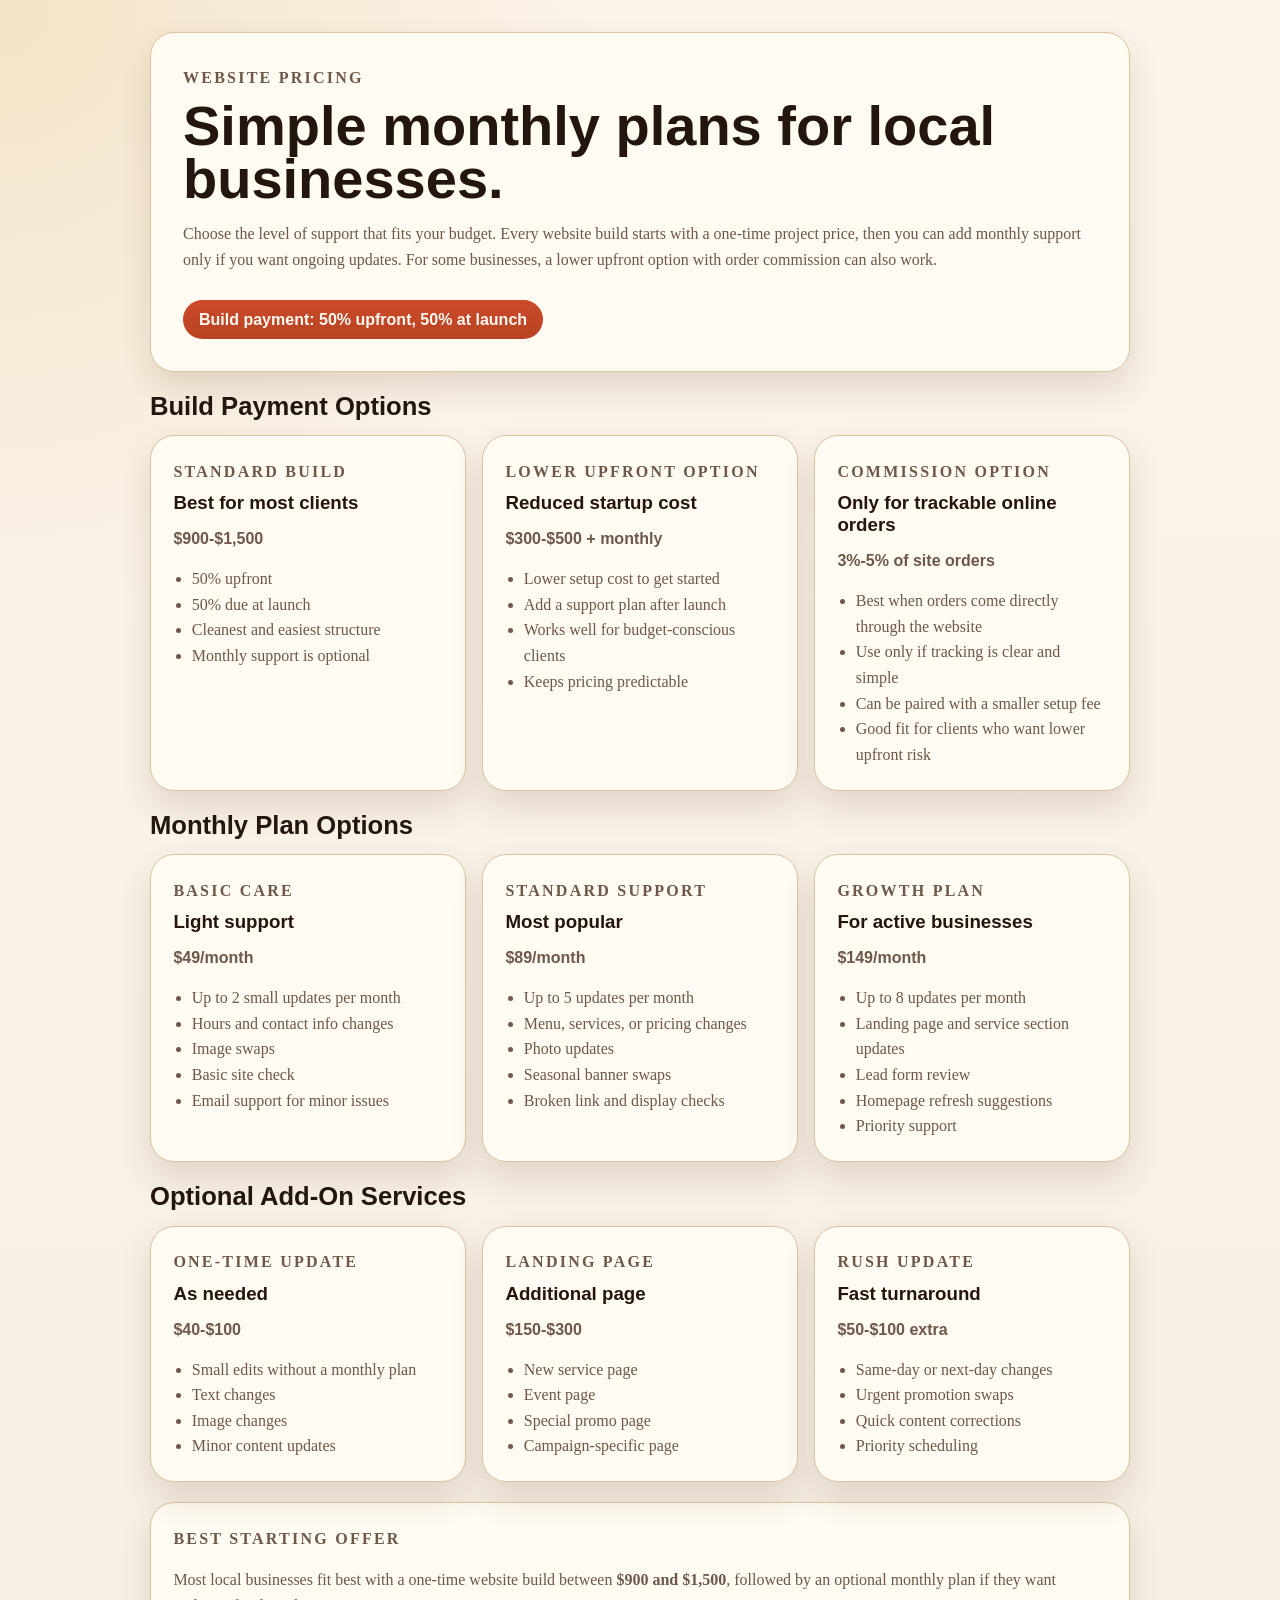
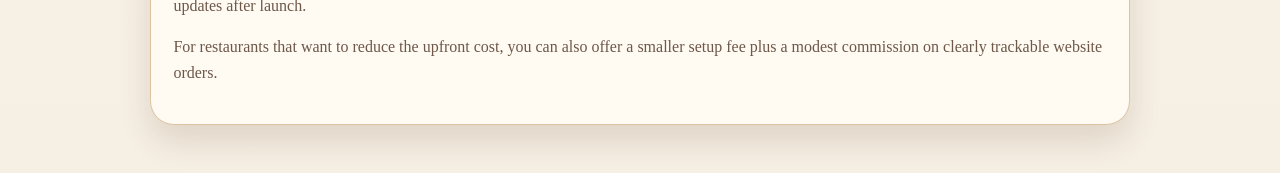
<file: pricing-options-summary.html>
<!DOCTYPE html>
<html lang="en">
  <head>
    <meta charset="UTF-8" />
    <meta name="viewport" content="width=device-width, initial-scale=1.0" />
    <title>Website Pricing Options</title>
    <meta
      name="description"
      content="Simple website monthly plan options and add-on services for local businesses."
    />
    <style>
      :root {
        --bg: #f6efe4;
        --card: #fffaf2;
        --ink: #22160f;
        --muted: #6d5849;
        --accent: #b84322;
        --accent-dark: #8f2f18;
        --border: #dcc3a2;
        --gold: #d49b25;
        --shadow: 0 16px 32px rgba(86, 49, 23, 0.14);
      }

      * {
        box-sizing: border-box;
      }

      body {
        margin: 0;
        font-family: Georgia, "Times New Roman", serif;
        color: var(--ink);
        background:
          radial-gradient(circle at top left, rgba(212, 155, 37, 0.18), transparent 28%),
          linear-gradient(180deg, #fbf4ea 0%, var(--bg) 100%);
      }

      .page {
        width: min(980px, calc(100% - 1.5rem));
        margin: 0 auto;
        padding: 2rem 0 3rem;
      }

      .hero,
      .card,
      .note {
        background: var(--card);
        border: 1px solid var(--border);
        border-radius: 24px;
        box-shadow: var(--shadow);
      }

      .hero {
        padding: 2rem;
        margin-bottom: 1.25rem;
      }

      .eyebrow {
        margin: 0 0 0.5rem;
        text-transform: uppercase;
        letter-spacing: 0.14em;
        font-size: 0.78rem;
        font-weight: 700;
        color: var(--accent);
      }

      h1,
      h2,
      h3 {
        margin: 0;
        font-family: "Trebuchet MS", Arial, sans-serif;
      }

      h1 {
        font-size: clamp(2rem, 5vw, 3.5rem);
        line-height: 0.95;
        margin-bottom: 0.8rem;
      }

      .hero p,
      .card p,
      .note p,
      li {
        color: var(--muted);
        line-height: 1.6;
        font-size: 1rem;
      }

      .grid {
        display: grid;
        grid-template-columns: repeat(3, 1fr);
        gap: 1rem;
        margin-bottom: 1.25rem;
      }

      .card {
        padding: 1.4rem;
      }

      .price {
        margin: 0.75rem 0;
        color: var(--accent-dark);
        font-size: 1.9rem;
        font-weight: 700;
        font-family: "Trebuchet MS", Arial, sans-serif;
      }

      ul {
        margin: 0.9rem 0 0;
        padding-left: 1.15rem;
      }

      .section-title {
        margin: 0 0 0.9rem;
        font-size: 1.6rem;
      }

      .note {
        padding: 1.4rem;
      }

      .payment {
        display: inline-block;
        margin-top: 0.75rem;
        padding: 0.65rem 1rem;
        border-radius: 999px;
        background: linear-gradient(180deg, #cb4a2a, var(--accent));
        color: #fff9f1;
        font-family: "Trebuchet MS", Arial, sans-serif;
        font-weight: 700;
      }

      @media (max-width: 860px) {
        .grid {
          grid-template-columns: 1fr;
        }
      }
    </style>
  </head>
  <body>
    <main class="page">
      <section class="hero">
        <p class="eyebrow">Website Pricing</p>
        <h1>Simple monthly plans for local businesses.</h1>
        <p>
          Choose the level of support that fits your budget. Every website build starts
          with a one-time project price, then you can add monthly support only if you
          want ongoing updates. For some businesses, a lower upfront option with order
          commission can also work.
        </p>
        <span class="payment">Build payment: 50% upfront, 50% at launch</span>
      </section>

      <h2 class="section-title">Build Payment Options</h2>
      <section class="grid">
        <article class="card">
          <p class="eyebrow">Standard Build</p>
          <h3>Best for most clients</h3>
          <p class="price">$900-$1,500</p>
          <ul>
            <li>50% upfront</li>
            <li>50% due at launch</li>
            <li>Cleanest and easiest structure</li>
            <li>Monthly support is optional</li>
          </ul>
        </article>

        <article class="card">
          <p class="eyebrow">Lower Upfront Option</p>
          <h3>Reduced startup cost</h3>
          <p class="price">$300-$500 + monthly</p>
          <ul>
            <li>Lower setup cost to get started</li>
            <li>Add a support plan after launch</li>
            <li>Works well for budget-conscious clients</li>
            <li>Keeps pricing predictable</li>
          </ul>
        </article>

        <article class="card">
          <p class="eyebrow">Commission Option</p>
          <h3>Only for trackable online orders</h3>
          <p class="price">3%-5% of site orders</p>
          <ul>
            <li>Best when orders come directly through the website</li>
            <li>Use only if tracking is clear and simple</li>
            <li>Can be paired with a smaller setup fee</li>
            <li>Good fit for clients who want lower upfront risk</li>
          </ul>
        </article>
      </section>

      <h2 class="section-title">Monthly Plan Options</h2>
      <section class="grid">
        <article class="card">
          <p class="eyebrow">Basic Care</p>
          <h3>Light support</h3>
          <p class="price">$49/month</p>
          <ul>
            <li>Up to 2 small updates per month</li>
            <li>Hours and contact info changes</li>
            <li>Image swaps</li>
            <li>Basic site check</li>
            <li>Email support for minor issues</li>
          </ul>
        </article>

        <article class="card">
          <p class="eyebrow">Standard Support</p>
          <h3>Most popular</h3>
          <p class="price">$89/month</p>
          <ul>
            <li>Up to 5 updates per month</li>
            <li>Menu, services, or pricing changes</li>
            <li>Photo updates</li>
            <li>Seasonal banner swaps</li>
            <li>Broken link and display checks</li>
          </ul>
        </article>

        <article class="card">
          <p class="eyebrow">Growth Plan</p>
          <h3>For active businesses</h3>
          <p class="price">$149/month</p>
          <ul>
            <li>Up to 8 updates per month</li>
            <li>Landing page and service section updates</li>
            <li>Lead form review</li>
            <li>Homepage refresh suggestions</li>
            <li>Priority support</li>
          </ul>
        </article>
      </section>

      <h2 class="section-title">Optional Add-On Services</h2>
      <section class="grid">
        <article class="card">
          <p class="eyebrow">One-Time Update</p>
          <h3>As needed</h3>
          <p class="price">$40-$100</p>
          <ul>
            <li>Small edits without a monthly plan</li>
            <li>Text changes</li>
            <li>Image changes</li>
            <li>Minor content updates</li>
          </ul>
        </article>

        <article class="card">
          <p class="eyebrow">Landing Page</p>
          <h3>Additional page</h3>
          <p class="price">$150-$300</p>
          <ul>
            <li>New service page</li>
            <li>Event page</li>
            <li>Special promo page</li>
            <li>Campaign-specific page</li>
          </ul>
        </article>

        <article class="card">
          <p class="eyebrow">Rush Update</p>
          <h3>Fast turnaround</h3>
          <p class="price">$50-$100 extra</p>
          <ul>
            <li>Same-day or next-day changes</li>
            <li>Urgent promotion swaps</li>
            <li>Quick content corrections</li>
            <li>Priority scheduling</li>
          </ul>
        </article>
      </section>

      <section class="note">
        <p class="eyebrow">Best Starting Offer</p>
        <p>
          Most local businesses fit best with a one-time website build between
          <strong>$900 and $1,500</strong>, followed by an optional monthly plan if they
          want updates after launch.
        </p>
        <p>
          For restaurants that want to reduce the upfront cost, you can also offer a
          smaller setup fee plus a modest commission on clearly trackable website orders.
        </p>
      </section>
    </main>
  </body>
</html>
</file>
